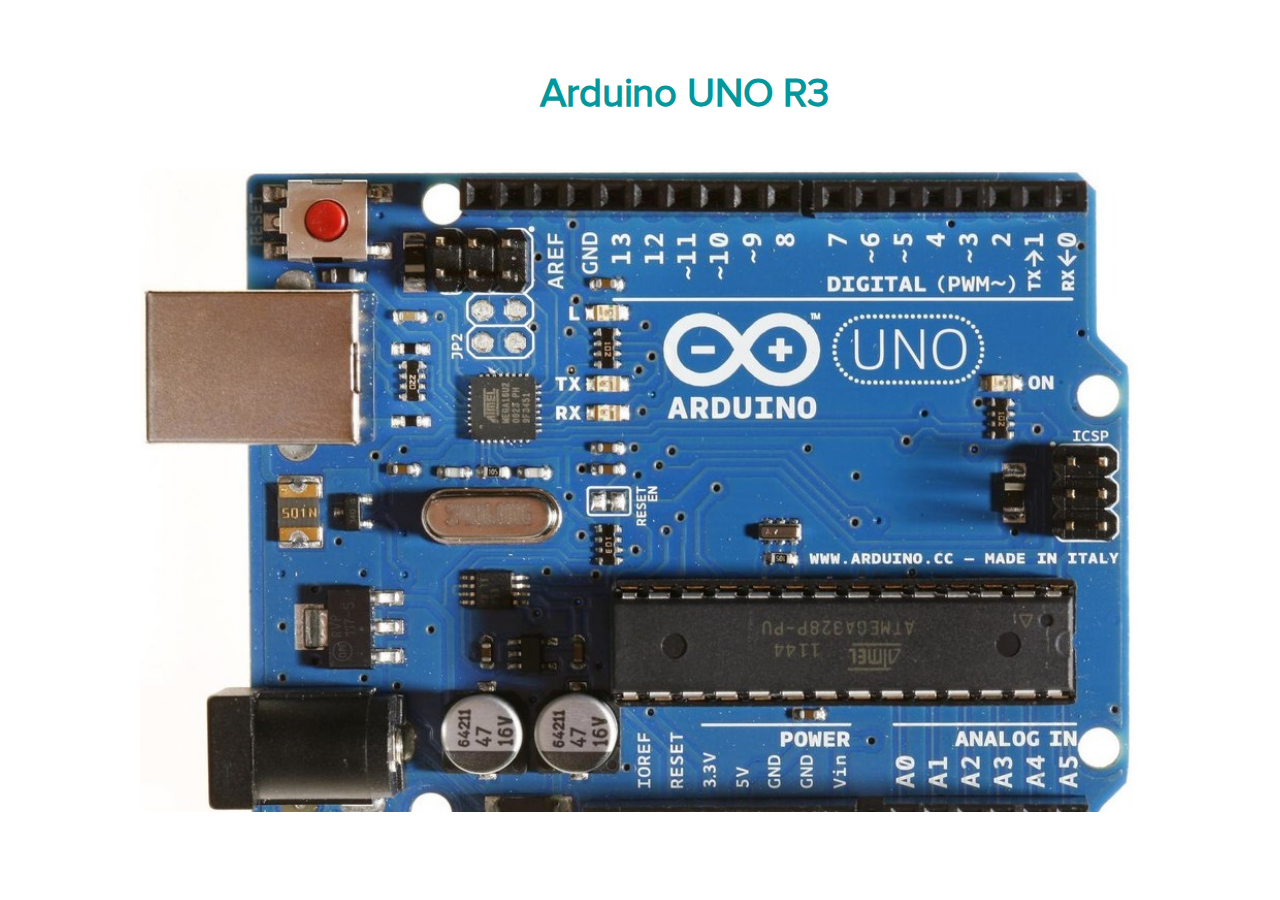
<file: index.html>
<!DOCTYPE html>
<html lang="ru">
<head>
    <meta charset="UTF-8">
    <meta name="viewport" content="width=device-width, initial-scale=1.0">
    <meta http-equiv="X-UA-Compatible" content="ie=edge">
    <link rel="stylesheet" href="./css/style.css">
    <title>Arduino</title>
</head>
<body>
    <div class="main-frame">
        <h1>Arduino UNO R3</h1>
        <div class="pwm"></div>
        <div class="digital"></div>
        <div class="analog"></div>
        <!-- <div class="plus"></div>
        <div class="gnd"></div> -->
        <div class="atmega"></div>
        <div class="serial"></div>
        <div class="usb"></div>
        <div class="power"></div>
    </div>

    <div class="modal-atmega">
        <h2 class="modal-title">Atmega 328P</h2>
        <ul>
            <li>Ширина шины данных: 8 бит</li>
            <li>Тактовая частота: 20 мгц</li>
            <li>Количество входов/выходов: 23</li>
            <li>Объем памяти программ: 32кб</li>
            <li>Напряжение питания:1.8...5.5В</li>
            <li>Рабочая температура: -40...+85С</li>
            <li>Встроенные интерфейсы: 	i2c, spi, uart</li>
        </ul>
        <div class="img-atmega">
        </div>
        
        <div class="close-btn">
            <img src="./img/close-button.svg" alt="close">
        </div>
    </div>

    <div class="modal-power">
        <h2 class="modal-title">Питание</h2>
        <ul>
            <li><b>GND</b>: отрицательный контакт (масса, земля)</li>
            <li><b>5V</b>: положительный контакт, 5В</li>
            <li><b>3,3V</b>: положительный контакт, 3,3В требуется для некоторых датчиков</li>
            <li><b>Vin</b>: положительный контакт для внешнего питания</li>
        </ul>
        <!-- <div class="img-atmega">
        </div> -->
        
        <div class="close-btn">
            <img src="./img/close-button.svg" alt="close">
        </div>
    </div>

    <div class="modal-analog">
        <h2 class="modal-title">Аналоговые входы</h2>
        <p>
            Аналоговые пины (6 штук) предназначены для обработки аналоговых сигналов. Их используют для 
            подключения таких датчиков как датчик температуры, света, звука и т.д. С помощью АЦП (аналого-цифрового преобразователя) 
            сигнал с этих датчиков преобразуется в цифровой и мы можем с ним работать.
        </p>
        <div class="wrapper">
            <div class="img-analog">
            </div>
            <div class="sensors">
                <img src="./img/light_sensor.jpg" alt="ligth">
                <img src="./img/motoin_sensor.jpg" alt="motion">
                <img src="./img/sound_sensor.jpg" alt="sound">
                <img src="./img/temp_sensor.jpg" alt="temperature">
                <img src="./img/ultrasonic_sensor.jpg" alt="ultrasonic">
                <img src="./img/pot.jpg" alt="pot">
            </div>
        </div>
        
        <div class="close-btn">
            <img src="./img/close-button.svg" alt="close">
        </div>
    </div>

    <div class="modal-digital">
        <h2 class="modal-title">Цифровые входы/выходы</h2>
        <p>
            Цифровые пины (14 штук) предназначены для обработки цифровых сигналов сигналов. Могут работать в двух
            режимах: на прием сигнала (INPUT) и на вывод сигнала (OUTPUT). Используются для приема сигналов с кнопок,
            для управления реле, светодиодов, приема сигналов с цифровыхдатчиков. <br>
            Имеют два состояния включено (HIGH, true, 1) и выключено (LOW, false, 0).
        </p>
        <div class="wrapper">
            <div class="img-digital">
            </div>
            <div class="sensors">
                <img src="./img/led.jpg" alt="led">
                <img src="./img/relay.JPG" alt="relay">
                <img src="./img/btn.jpg" alt="btn">
                <img src="./img/line_sensor.jpg" alt="line_sensor">
            </div>
        </div>
        
        <div class="close-btn">
            <img src="./img/close-button.svg" alt="close">
        </div>
    </div>

    <div class="modal-pwm">
        <h2 class="modal-title">Цифровые пины ШИМ</h2>
        <p>
            Цифровые пины ШИМ (помеченные <strong><sub>~</sub></strong> ) предназначены для использования широтно-импульсной модуляции.
            Именно с помощью этих пинов мы можем управлять сервоприводами, менять яркость светодиодов,
            громкость, скорость вращения и многое другое.
        </p>
        <div class="wrapper">
            <div class="img-pwm">
            </div>
            <div class="sensors">
                <img src="./img/servo.jpg" alt="servo">
                <img src="./img/mshield.jpg" alt="mshield">
                <img src="./img/dinamic.jpg" alt="dinamic">
            </div>
        </div>
        
        <div class="close-btn">
            <img src="./img/close-button.svg" alt="close">
        </div>

        <div class="pwm-btn">
           <h2>PWM</h2> 
        </div>
    </div>

    <div class="modal-serial">
        <h2 class="modal-title">Последовательный порт RX/TX</h2>
        <p>
            Пины 0 и 1 помимо того, что являются цифровыми портами вводв/вывода, также представляют собой последовательный порт.
            Он необходим для подключения bluetooth-модулей, WiFi-модулей, подключения второй платы или для подключения
            любых других устройств, которые работают через последовательный порт.
        </p>
        <div class="wrapper">
            <div class="img-serial">
            </div>
            <div class="sensors">
                <img src="./img/bluetooth.jpg" alt="bluetooth">
                <img src="./img/wifi.jpg" alt="wifi">
            </div>
        </div>
        
        <div class="close-btn">
            <img src="./img/close-button.svg" alt="close">
        </div>

        
    </div>
    
    

    <script src="./js/main.js"></script>
</body>
</html>
</file>
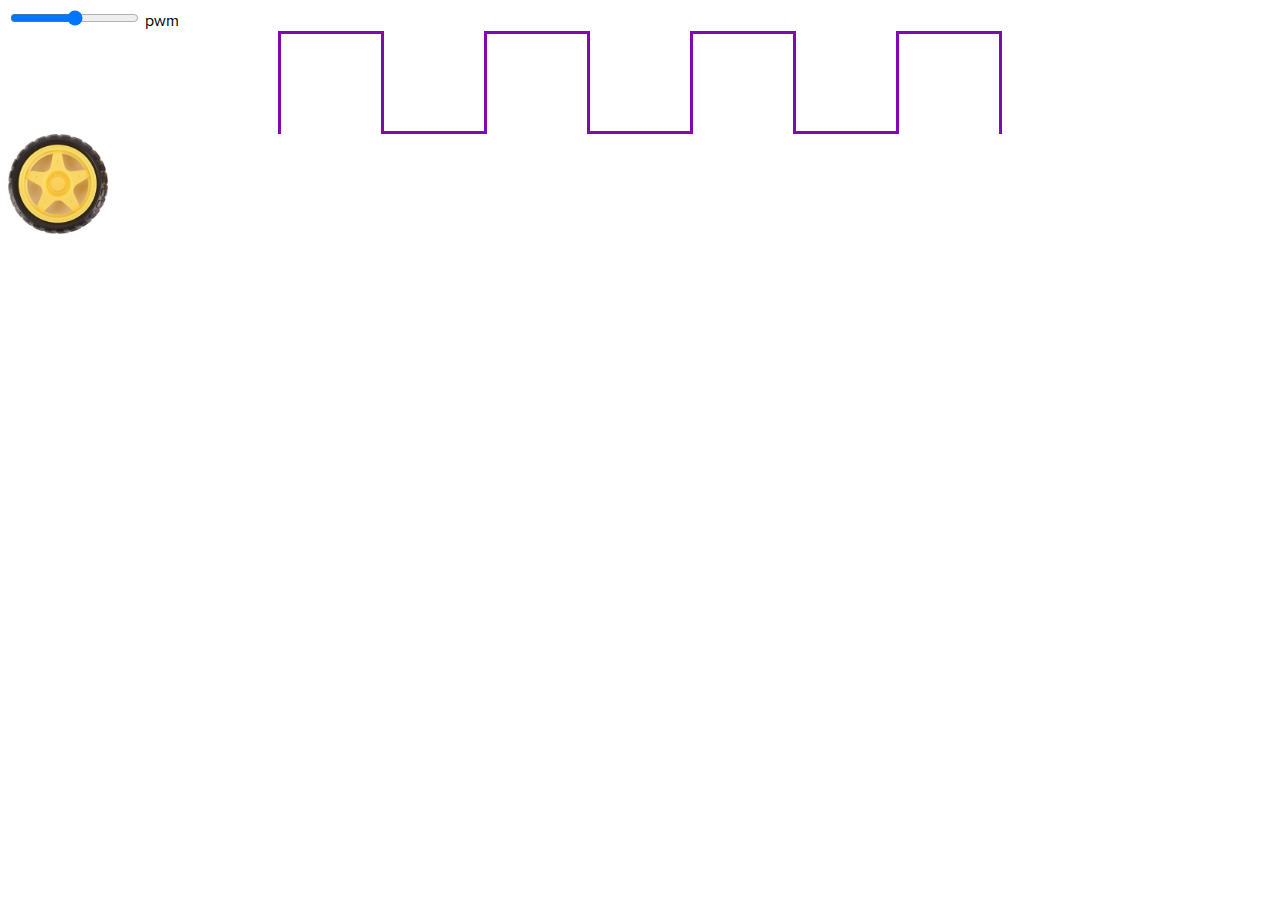
<file: pwm.html>
<!DOCTYPE html>
<html lang="en">
<head>
    <meta charset="UTF-8">
    <meta name="viewport" content="width=device-width, initial-scale=1.0">
    <meta http-equiv="X-UA-Compatible" content="ie=edge">
    <link rel="stylesheet" href="./css/style.css">
    <title>Arduino PWM</title>
</head>
<body>
    <input type="range" name="pwm" id="pwmInput">
    <label for="pwm">pwm</label>
    <div class="pwm-wrapper">
        <div class="pwm-high"></div>
        <div class="pwm-low"></div>
        <div class="pwm-high"></div>
        <div class="pwm-low"></div>
        <div class="pwm-high"></div>
        <div class="pwm-low"></div>
        <div class="pwm-high"></div>
    </div>
    <div class="wheel">
        <!-- <img src="./img/wheel.jpg" alt="wheel"> -->
    </div>



    <script src="./js/pwm.js"></script>
</body>
</html>
</file>
<file: css/style.css>
@font-face {
    font-family: 'ProximaNova_reg';
    src: url('../fonts/ProximaNova-Regular.eot');
    src: url('../fonts/ProximaNova-Regular.eot?#iefix') format('embedded-opentype'), url('../fonts/ProximaNova-Regular.woff2') format('woff2'), url('../fonts/ProximaNova-Regular.woff') format('woff'), url('../fonts/ProximaNova-Regular.ttf') format('truetype'), url('../fonts/ProximaNova-Regular.svg#ProximaNova-Regular') format('svg');
    font-weight: normal;
    font-style: normal;
  }


@keyframes fade-in{
    from{opacity: 0;}
    to{opacity: 1;}
}

body{
    /* background-color: #00979d; */
    font-family: 'ProximaNova_reg' ;
    box-sizing: border-box;
    
}


.main-frame{
    position: relative;
    width: 1000px;
    height: 800px;
    background: url("../img/arduino_img.jpg") no-repeat center;
    background-size: contain;
    left: 50%;
    transform: translateX(-50%);
    margin-top: 10vh;
    /* border: 1px solid red; */
}

h1{
    position: absolute;
    left: 40%;
    top: -6%;
    font-size: 40px;
    color: #00979d;
}

.modal-title{
    color: #00979d;
    padding-left: 25px;
}
.close-btn{
    position: absolute;
    top:-60px;
    right: -50px;
    width: 50px;
    height: 50px;
    background-color: #ffffff;
    border: 5px solid #00979d;
    border-radius: 50%;
    text-align: center;
    opacity: 0.6;
}
.close-btn:hover{
    opacity: 1;
    transition: 1s;
}

.close-btn img{
    width: 60%;
    height: 60%;
    margin-top: 10px;
}

.pwm-btn{
    color: #00979d;
    position: absolute;
    top:60px;
    right: -100px;
    width: 80px;
    height: 50px;
    background-color: #ffffff;
    border: 5px solid #00979d;
    border-radius: 20px;
    text-align: center;
    /* opacity: 0.6; */
    cursor: pointer;
}
.pwm-btn h2{
    margin-top: 10px;
}


.atmega{
    position: absolute;
    /* border: 1px solid red; */
    width: 440px;
    height: 115px;
    top: 500px;
    left: 480px;
}
.analog{
    position: absolute;
    /* border: 1px solid red; */
    width: 200px;
    height: 80px;
    top: 640px;
    left: 750px;
}
.digital{
    position: absolute;
    /* border: 1px solid red; */
    width: 500px;
    height: 50px;
    top: 85px;
    left: 470px;
}
.pwm{
    position: absolute;
    /* border: 1px solid red; */
    width: 200px;
    height: 40px;
    top: 180px;
    left: 670px;
}

.serial{
    position: absolute;
    /* border: 1px solid red; */
    width: 70px;
    height: 60px;
    top: 160px;
    left: 880px;
}
.power{
    position: absolute;
    /* border: 1px solid red; */
    width: 180px;
    height: 80px;
    top: 640px;
    left: 550px;
}


.modal-atmega, .modal-power{
    position: absolute;
    top:45%;
    left: 50%;
    transform: translate(-40%, -50%);
    padding: 10px;
    width: 550px;
    height: 250px;
    border: 5px solid #00979d;
    border-radius: 20px;
    background-color: #fff;
    animation: fade-in 1s;
}
.modal-atmega ul{
    display: inline-block;
    margin-right: 50px;
}
.img-atmega{
    display: inline-block;
    width: 150px;
    height: 150px;
    background: url("../img/ATMEGA.jpg") center no-repeat;
    background-size: cover;
}

.modal-analog, .modal-digital, .modal-pwm, .modal-serial{
    position: absolute;
    padding: 10px;
    border: 5px solid #00979d;
    border-radius: 20px;
    background-color: #fff;
    animation: fade-in 1s;
}

.modal-analog{
    top:53%;
    left: 45%;
    transform: translate(-40%, -50%);
    width: 800px;
    height: 550px;
}
.modal-digital{
    top:53%;
    left: 45%;
    transform: translate(-40%, -50%);
    width: 750px;
    height: 450px;
}
.modal-pwm{
    top:55%;
    left: 45%;
    transform: translate(-40%, -50%);
    width: 850px;
    height: 450px;
}
.modal-serial{
    top: 62%;
    left: 45%;
    transform: translate(-40%, -50%);
    width: 750px;
    height: 450px;
}


p{
    padding: 0 20px;
    text-align: justify;
}
.wrapper{
    display: flex;
    justify-content: space-between;
}
.img-analog{
    display: inline-block;
    width: 400px;
    height: 300px;
    background: url("../img/analog.jpg") center no-repeat;
    background-size: contain;
}


.img-digital{
    display: inline-block;
    width: 400px;
    height: 300px;
    background: url("../img/digital.jpg") center no-repeat;
    background-size: contain;
}

.img-pwm{
    display: inline-block;
    width: 400px;
    height: 300px;
    background: url("../img/pwm.png") center no-repeat;
    background-size: contain;
}

.img-serial{
    display: inline-block;
    width: 400px;
    height: 300px;
    background: url("../img/txrx.png") center no-repeat;
    background-size: contain;
}

.sensors{
    display: flex;
    width: 320px;
    /* flex-direction: column; */
    flex-wrap: wrap;
}
.sensors img{
    /* width: 150px; */
    height: 120px;
}
.pwm-wrapper{
    display: flex;
    justify-content: center;
}
.pwm-high, .pwm-low{
    display: inline-block;
    width: 100px;
    height: 100px;
    margin: 0;
}
.pwm-high{
    border: 3px solid rgb(128, 10, 175);
    border-bottom: none;
}
.pwm-low{
    border-bottom: 3px solid rgb(128, 10, 175);
    /* border-left: 1px solid red;
    border-right: 1px solid red; */
}
.wheel{
    display: inline-block;
    width: 100px;
    height: 100px;
    background: url("../img/wheel.jpg") center;
    background-size: contain;
    transition: all 0.1s;
}
</file>
